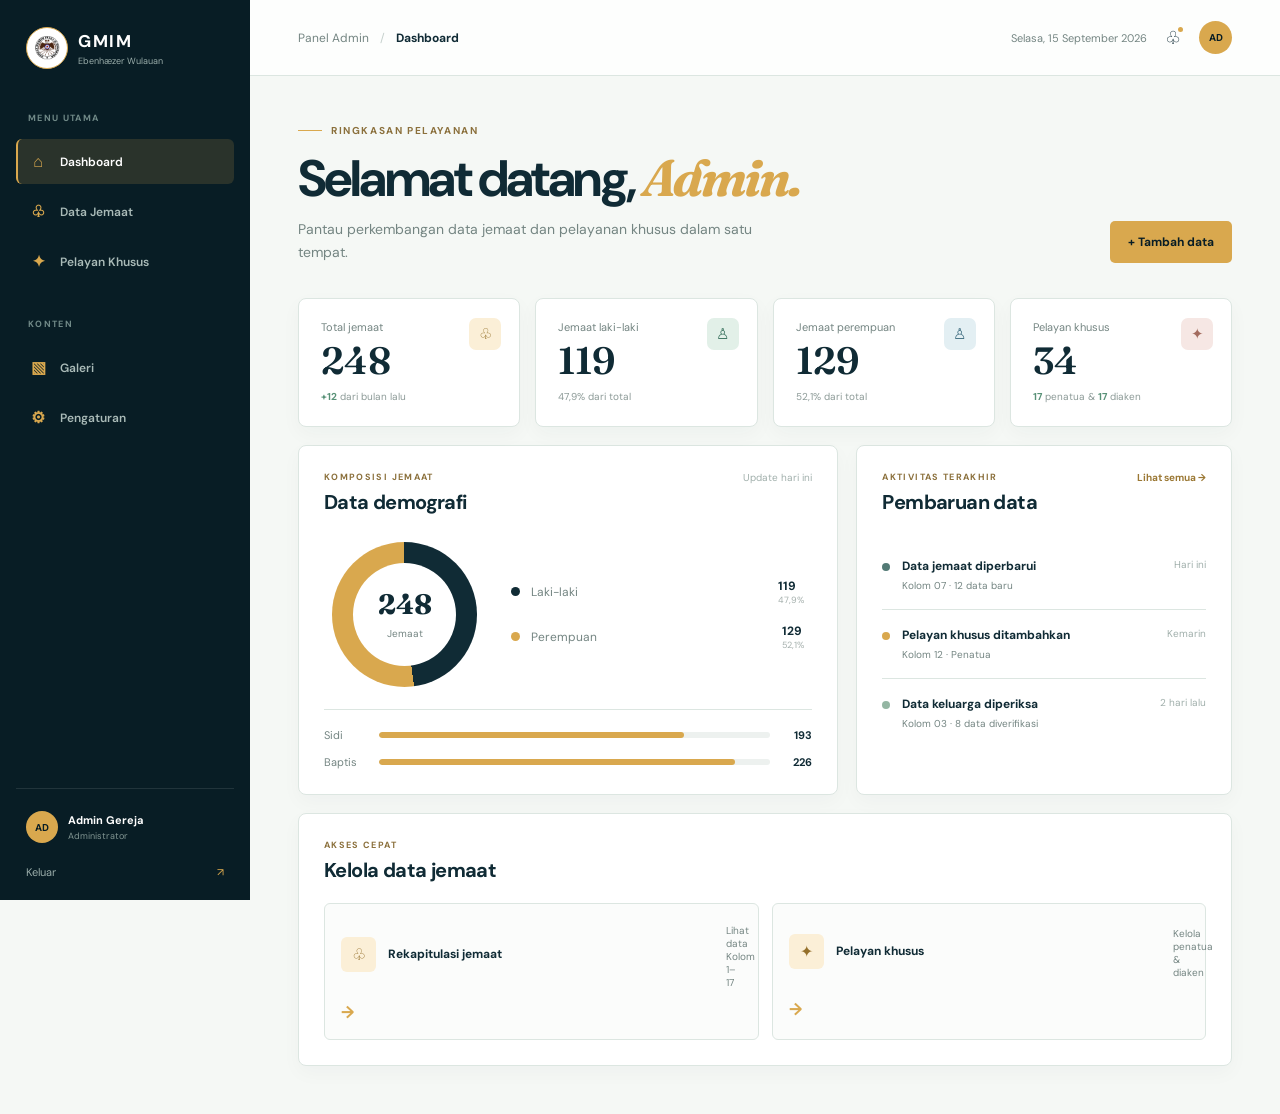
<file: admin-dashboard.html>
<!DOCTYPE html>
<html lang="id">
<head>
  <meta charset="UTF-8">
  <meta name="viewport" content="width=device-width, initial-scale=1.0">
  <meta name="description" content="Panel admin Sistem Informasi Jemaat GMIM Ebenhæzer Wulauan.">
  <title>Dashboard Admin | GMIM Ebenhæzer Wulauan</title>
  <link rel="preconnect" href="https://fonts.googleapis.com">
  <link rel="preconnect" href="https://fonts.gstatic.com" crossorigin>
  <link href="https://fonts.googleapis.com/css2?family=DM+Sans:wght@400;500;600;700&family=Fraunces:opsz,wght@9..144,600;9..144,700&display=swap" rel="stylesheet">
  <link rel="stylesheet" href="admin-dashboard.css">
</head>
<body>
  <div class="dashboard-shell">
    <aside class="sidebar" id="sidebar">
      <div class="sidebar-top">
        <a class="dashboard-brand" href="index.html"><span class="brand-mark"><img src="assets/logo-gmim.png" alt="Logo GMIM"></span><span><strong>GMIM</strong><small>Ebenhæzer Wulauan</small></span></a>
        <button class="sidebar-close" type="button" aria-label="Tutup menu">×</button>
      </div>
      <nav class="side-nav" aria-label="Navigasi admin">
        <p class="nav-label">Menu utama</p>
        <a class="nav-item active" href="#dashboard" data-view="dashboard"><span class="nav-icon">⌂</span>Dashboard</a>
        <a class="nav-item" href="#jemaat" data-view="jemaat"><span class="nav-icon">♧</span>Data Jemaat</a>
        <a class="nav-item" href="#pelayan" data-view="pelayan"><span class="nav-icon">✦</span>Pelayan Khusus</a>
        <p class="nav-label">Konten</p>
        <a class="nav-item" href="index.html#galeri"><span class="nav-icon">▧</span>Galeri</a>
        <a class="nav-item" href="#pengaturan" data-view="pengaturan"><span class="nav-icon">⚙</span>Pengaturan</a>
      </nav>
      <div class="sidebar-bottom"><div class="profile-mini"><span class="avatar">AD</span><span><strong>Admin Gereja</strong><small>Administrator</small></span></div><a class="logout-link" href="admin-login.html">Keluar <span>↗</span></a></div>
    </aside>

    <main class="main-content">
      <header class="topbar"><button class="menu-open" type="button" aria-label="Buka menu">☰</button><div class="breadcrumb"><span>Panel Admin</span><b>/</b><strong id="breadcrumb-title">Dashboard</strong></div><div class="top-actions"><span class="today">Selasa, 15 September 2026</span><button class="notification" type="button" aria-label="Notifikasi">♧<i></i></button><span class="top-avatar">AD</span></div></header>

      <section class="view active" id="dashboard-view" data-section="dashboard">
        <div class="page-heading"><div><p class="eyebrow"><span></span> Ringkasan pelayanan</p><h1>Selamat datang, <em>Admin.</em></h1><p class="heading-copy">Pantau perkembangan data jemaat dan pelayanan khusus dalam satu tempat.</p></div><button class="primary-action" type="button" data-scroll-to="jemaat">+ Tambah data</button></div>
        <div class="stats-grid"><article class="stat-card"><div class="stat-icon gold">♧</div><span>Total jemaat</span><strong>248</strong><small><b>+12</b> dari bulan lalu</small></article><article class="stat-card"><div class="stat-icon sage">♙</div><span>Jemaat laki-laki</span><strong>119</strong><small>47,9% dari total</small></article><article class="stat-card"><div class="stat-icon blue">♙</div><span>Jemaat perempuan</span><strong>129</strong><small>52,1% dari total</small></article><article class="stat-card"><div class="stat-icon rose">✦</div><span>Pelayan khusus</span><strong>34</strong><small><b>17</b> penatua & <b>17</b> diaken</small></article></div>
        <div class="dashboard-grid"><section class="panel demographic-panel"><div class="panel-heading"><div><p class="panel-kicker">Komposisi jemaat</p><h2>Data demografi</h2></div><span class="panel-date">Update hari ini</span></div><div class="demographic-body"><div class="donut-chart"><div class="donut-center"><strong>248</strong><span>Jemaat</span></div></div><div class="legend"><div><span class="legend-dot navy"></span><span>Laki-laki</span><strong>119 <small>47,9%</small></strong></div><div><span class="legend-dot gold"></span><span>Perempuan</span><strong>129 <small>52,1%</small></strong></div></div></div><div class="status-bars"><div><span>Sidi</span><div class="bar"><i style="width:78%"></i></div><strong>193</strong></div><div><span>Baptis</span><div class="bar"><i style="width:91%"></i></div><strong>226</strong></div></div></section><section class="panel activity-panel"><div class="panel-heading"><div><p class="panel-kicker">Aktivitas terakhir</p><h2>Pembaruan data</h2></div><a href="#jemaat" data-scroll-to="jemaat">Lihat semua →</a></div><div class="activity-list"><div><span class="activity-dot"></span><p><strong>Data jemaat diperbarui</strong><small>Kolom 07 · 12 data baru</small></p><time>Hari ini</time></div><div><span class="activity-dot gold-dot"></span><p><strong>Pelayan khusus ditambahkan</strong><small>Kolom 12 · Penatua</small></p><time>Kemarin</time></div><div><span class="activity-dot sage-dot"></span><p><strong>Data keluarga diperiksa</strong><small>Kolom 03 · 8 data diverifikasi</small></p><time>2 hari lalu</time></div></div></section></div>
        <section class="panel quick-panel"><div class="panel-heading"><div><p class="panel-kicker">Akses cepat</p><h2>Kelola data jemaat</h2></div></div><div class="quick-actions"><button type="button" data-scroll-to="jemaat"><span>♧</span><strong>Rekapitulasi jemaat</strong><small>Lihat data Kolom 1–17</small><b>→</b></button><button type="button" data-scroll-to="pelayan"><span>✦</span><strong>Pelayan khusus</strong><small>Kelola penatua & diaken</small><b>→</b></button></div></section>
      </section>

      <section class="view" id="jemaat-view" data-section="jemaat"><div class="page-heading compact"><div><p class="eyebrow"><span></span> Database jemaat</p><h1>Data <em>Jemaat</em></h1><p class="heading-copy">Rekapitulasi jemaat berdasarkan wilayah Kolom 1 sampai 17.</p></div><button class="primary-action" type="button" id="export-button">↓ Ekspor CSV</button></div><section class="panel data-panel"><div class="table-toolbar"><div class="search-box"><span>⌕</span><input id="member-search" type="search" placeholder="Cari nama atau nomor keluarga..." aria-label="Cari data jemaat"></div><select id="column-filter" aria-label="Filter kolom"><option value="all">Semua kolom</option></select><span class="result-count" id="member-count">17 wilayah</span></div><div class="table-wrap"><table id="member-table"><thead><tr><th>Nama kepala keluarga</th><th>Kolom</th><th>Anggota</th><th>Laki-laki</th><th>Perempuan</th><th>Sidi</th><th>Baptis</th><th>Status</th></tr></thead><tbody></tbody></table></div></section></section>

      <section class="view" id="pelayan-view" data-section="pelayan"><div class="page-heading compact"><div><p class="eyebrow"><span></span> Struktur pelayanan</p><h1>Pelayan <em>Khusus</em></h1><p class="heading-copy">Daftar penatua, diaken, dan pelayan khusus tiap kolom.</p></div><button class="primary-action" type="button" data-toast="Form tambah pelayan siap dihubungkan ke database.">+ Tambah pelayan</button></div><section class="panel data-panel"><div class="table-toolbar"><div class="search-box"><span>⌕</span><input id="servant-search" type="search" placeholder="Cari nama pelayan..." aria-label="Cari pelayan khusus"></div><select id="role-filter" aria-label="Filter jabatan"><option value="all">Semua jabatan</option><option>Penatua</option><option>Diaken</option></select></div><div class="table-wrap"><table id="servant-table"><thead><tr><th>Nama pelayan</th><th>Jabatan</th><th>Kolom</th><th>Wilayah pelayanan</th><th>Status</th></tr></thead><tbody><tr><td><span class="table-person">ML</span>Marthen Lumenta</td><td><span class="role-badge elder">Penatua</span></td><td>Kolom 01</td><td>Wulauan Utara</td><td><span class="status active-status">Aktif</span></td></tr><tr><td><span class="table-person">RS</span>Ruth Sondakh</td><td><span class="role-badge deacon">Diaken</span></td><td>Kolom 03</td><td>Wulauan Tengah</td><td><span class="status active-status">Aktif</span></td></tr><tr><td><span class="table-person">YF</span>Yohanis F. Runtuwene</td><td><span class="role-badge elder">Penatua</span></td><td>Kolom 07</td><td>Wulauan Selatan</td><td><span class="status active-status">Aktif</span></td></tr><tr><td><span class="table-person">SM</span>Sarah Moniaga</td><td><span class="role-badge deacon">Diaken</span></td><td>Kolom 12</td><td>Wulauan Timur</td><td><span class="status active-status">Aktif</span></td></tr></tbody></table></div></section></section>

      <section class="view" id="pengaturan-view" data-section="pengaturan"><div class="page-heading compact"><div><p class="eyebrow"><span></span> Preferensi sistem</p><h1>Pengaturan <em>Admin</em></h1><p class="heading-copy">Kelola preferensi dasar panel informasi jemaat.</p></div></div><section class="panel settings-panel"><label>Nama instansi<input type="text" value="GMIM Ebenhæzer Wulauan"></label><label>Email notifikasi<input type="email" value="halo@gmimebenhazer.id"></label><button class="primary-action" type="button" data-toast="Pengaturan tersimpan pada tampilan demo.">Simpan perubahan</button></section></section>
    </main>
  </div>
  <div class="toast" id="toast" role="status"></div>
  <script src="admin-dashboard.js"></script>
</body>
</html>
</file>
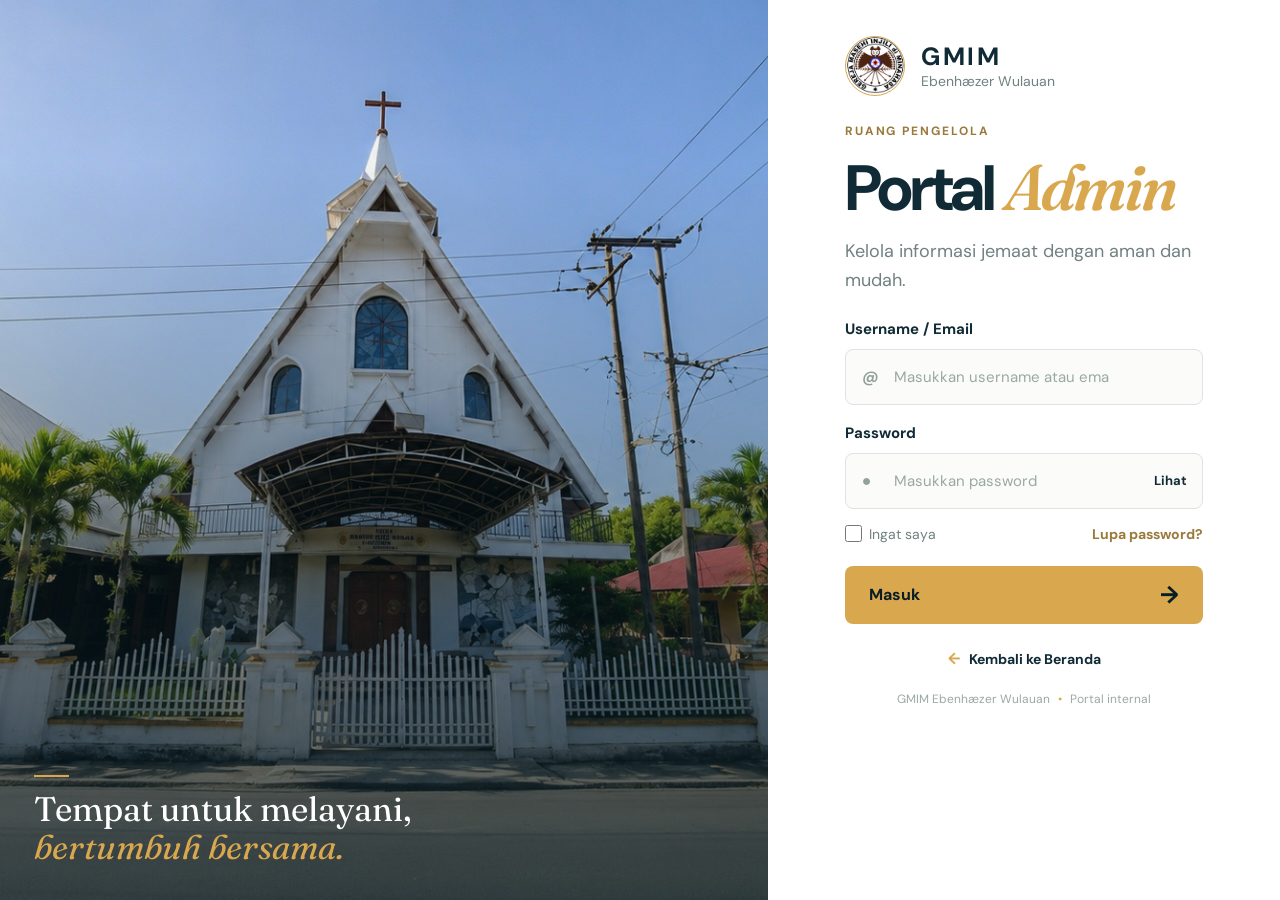
<file: admin-login.html>
<!DOCTYPE html>
<html lang="id">
<head>
  <meta charset="UTF-8">
  <meta name="viewport" content="width=device-width, initial-scale=1.0">
  <meta name="description" content="Portal login admin GMIM Ebenhæzer Wulauan.">
  <title>Login Admin | GMIM Ebenhæzer Wulauan</title>
  <link rel="preconnect" href="https://fonts.googleapis.com">
  <link rel="preconnect" href="https://fonts.gstatic.com" crossorigin>
  <link href="https://fonts.googleapis.com/css2?family=DM+Sans:wght@400;500;600;700&family=Fraunces:opsz,wght@9..144,600;9..144,700&display=swap" rel="stylesheet">
  <link rel="stylesheet" href="admin-login.css">
</head>
<body>
  <main class="login-page">
    <section class="login-card" aria-labelledby="login-title">
      <div class="login-form-panel">
      <a class="login-brand" href="index.html" aria-label="Kembali ke beranda GMIM Ebenhæzer Wulauan">
        <span class="brand-mark"><img src="assets/logo-gmim.png" alt="Logo GMIM"></span>
        <span class="brand-name"><strong>GMIM</strong><small>Ebenhæzer Wulauan</small></span>
      </a>

      <div class="login-intro">
        <span class="login-kicker">Ruang pengelola</span>
        <h1 id="login-title">Portal <em>Admin</em></h1>
        <p>Kelola informasi jemaat dengan aman dan mudah.</p>
      </div>

      <form class="login-form" action="admin-dashboard.html" method="get">
        <div class="field-group">
          <label for="username">Username / Email</label>
          <div class="input-wrap">
            <span class="field-icon" aria-hidden="true">@</span>
            <input id="username" name="username" type="text" autocomplete="username" placeholder="Masukkan username atau email" required>
          </div>
        </div>

        <div class="field-group">
          <label for="password">Password</label>
          <div class="input-wrap">
            <span class="field-icon" aria-hidden="true">&#9679;</span>
            <input id="password" name="password" type="password" autocomplete="current-password" placeholder="Masukkan password" required>
            <button class="password-toggle" type="button" aria-label="Tampilkan password" aria-pressed="false">Lihat</button>
          </div>
        </div>

        <div class="form-options">
          <label class="remember-option"><input type="checkbox" name="remember"><span>Ingat saya</span></label>
          <a href="mailto:halo@gmimebenhazer.id?subject=Reset%20Password%20Admin">Lupa password?</a>
        </div>

        <button class="login-button" type="submit">Masuk <span aria-hidden="true">&#8594;</span></button>
      </form>

      <a class="back-home" href="index.html"><span aria-hidden="true">&#8592;</span> Kembali ke Beranda</a>
      <p class="login-footer">GMIM Ebenhæzer Wulauan <span>•</span> Portal internal</p>
      </div>
      <aside class="login-visual" aria-label="Foto gereja GMIM Ebenhæzer Wulauan">
        <img src="assets/gereja-login.jpeg" alt="Gedung gereja GMIM Ebenhæzer Wulauan">
        <div class="visual-caption"><span class="visual-line"></span><p>Tempat untuk melayani,<br><em>bertumbuh bersama.</em></p></div>
      </aside>
    </section>
  </main>

  <script>
    const passwordInput = document.querySelector('#password');
    const passwordToggle = document.querySelector('.password-toggle');

    passwordToggle.addEventListener('click', () => {
      const isVisible = passwordInput.type === 'text';
      passwordInput.type = isVisible ? 'password' : 'text';
      passwordToggle.textContent = isVisible ? 'Lihat' : 'Sembunyikan';
      passwordToggle.setAttribute('aria-label', isVisible ? 'Tampilkan password' : 'Sembunyikan password');
      passwordToggle.setAttribute('aria-pressed', String(!isVisible));
    });
  </script>
</body>
</html>
</file>
<file: admin-dashboard.css>
:root{--navy:#102b35;--deep:#081d25;--gold:#d9a84e;--sage:#e7efeb;--paper:#f5f8f5;--ink:#233439;--muted:#748582;--line:#dce6e1;--white:#fff;--serif:'Fraunces',Georgia,serif;--sans:'DM Sans',sans-serif}*{box-sizing:border-box;margin:0;padding:0}body{min-width:320px;background:var(--paper);color:var(--ink);font-family:var(--sans)}a{text-decoration:none;color:inherit}button,input,select{font:inherit}.dashboard-shell{display:flex;min-height:100vh}.sidebar{position:fixed;inset:0 auto 0 0;z-index:5;width:250px;display:flex;flex-direction:column;padding:27px 16px 21px;background:var(--deep);color:#fff}.sidebar-top{display:flex;align-items:center;justify-content:space-between;padding:0 10px 43px}.dashboard-brand{display:flex;align-items:center;gap:10px}.dashboard-brand .brand-mark{width:42px;height:42px;overflow:hidden;border:1px solid var(--gold);border-radius:50%;background:#fff}.dashboard-brand img{width:100%;height:100%;object-fit:cover}.dashboard-brand strong,.dashboard-brand small{display:block}.dashboard-brand strong{font-size:17px;letter-spacing:.1em}.dashboard-brand small{margin-top:3px;color:#9aadaa;font-size:9px}.side-nav{display:flex;flex-direction:column;gap:5px}.nav-label{margin:0 12px 10px;color:#718a88;font-size:9px;font-weight:700;letter-spacing:.15em;text-transform:uppercase}.nav-label:not(:first-child){margin-top:29px}.nav-item{display:flex;align-items:center;gap:13px;padding:12px 13px;border-radius:6px;color:#aabbb8;font-size:12px;font-weight:600;transition:.2s}.nav-item:hover,.nav-item.active{color:#fff;background:rgba(217,168,78,.16)}.nav-item.active{border-left:2px solid var(--gold);padding-left:11px}.nav-icon{width:18px;color:var(--gold);font-size:16px;text-align:center}.sidebar-bottom{margin-top:auto;padding:22px 10px 0;border-top:1px solid rgba(255,255,255,.1)}.profile-mini{display:flex;align-items:center;gap:10px}.avatar,.top-avatar,.table-person{display:grid;place-items:center;border-radius:50%;font-size:10px;font-weight:700}.avatar{width:32px;height:32px;color:var(--deep);background:var(--gold)}.profile-mini strong,.profile-mini small{display:block}.profile-mini strong{font-size:11px}.profile-mini small{margin-top:3px;color:#819592;font-size:9px}.logout-link{display:block;margin-top:22px;color:#9aadaa;font-size:11px}.logout-link span{float:right;color:var(--gold)}.sidebar-close,.menu-open{display:none}.main-content{width:calc(100% - 250px);margin-left:250px}.topbar{height:76px;display:flex;align-items:center;justify-content:space-between;padding:0 48px;border-bottom:1px solid var(--line);background:rgba(255,255,255,.84)}.breadcrumb{display:flex;gap:11px;align-items:center;color:var(--muted);font-size:12px}.breadcrumb b{color:#c5d0cc;font-weight:400}.breadcrumb strong{color:var(--navy)}.top-actions{display:flex;align-items:center;gap:18px}.today{color:var(--muted);font-size:11px}.notification{position:relative;border:0;color:var(--navy);background:none;font-size:18px;cursor:pointer}.notification i{position:absolute;top:1px;right:-2px;width:5px;height:5px;border-radius:50%;background:var(--gold)}.top-avatar{width:33px;height:33px;color:var(--deep);background:var(--gold)}.view{display:none;max-width:1400px;margin:0 auto;padding:48px}.view.active{display:block}.page-heading{display:flex;align-items:end;justify-content:space-between;gap:32px;margin-bottom:35px}.page-heading.compact{margin-bottom:29px}.eyebrow{display:flex;align-items:center;gap:9px;margin-bottom:15px;color:#8b703c;font-size:10px;font-weight:700;letter-spacing:.16em;text-transform:uppercase}.eyebrow span{width:24px;height:1px;background:var(--gold)}h1{color:var(--navy);font-size:clamp(34px,4vw,54px);line-height:1;letter-spacing:-.05em}h1 em{color:var(--gold);font-family:var(--serif);font-style:italic}.heading-copy{max-width:480px;margin-top:14px;color:var(--muted);font-size:14px;line-height:1.6}.primary-action{padding:13px 18px;border:0;border-radius:5px;color:var(--deep);background:var(--gold);font-size:12px;font-weight:700;cursor:pointer;transition:.2s}.primary-action:hover{background:#e5b863;transform:translateY(-2px)}.stats-grid{display:grid;grid-template-columns:repeat(4,1fr);gap:15px;margin-bottom:18px}.stat-card{position:relative;padding:21px 22px;border:1px solid var(--line);border-radius:8px;background:var(--white);box-shadow:0 7px 20px rgba(16,43,53,.035)}.stat-card span:not(.stat-icon){display:block;color:var(--muted);font-size:11px}.stat-card strong{display:block;margin:8px 0 4px;color:var(--navy);font-family:var(--serif);font-size:38px;font-weight:600;line-height:1}.stat-card small{color:#8c9a97;font-size:10px}.stat-card small b{color:#589177}.stat-icon{display:grid;place-items:center;position:absolute;right:18px;top:19px;width:32px;height:32px;border-radius:7px;font-size:15px}.stat-icon.gold{color:#926e26;background:#fbefd7}.stat-icon.sage{color:#3d7561;background:#e2f0e8}.stat-icon.blue{color:#437083;background:#e3eff3}.stat-icon.rose{color:#a36b5e;background:#f6e7e4}.dashboard-grid{display:grid;grid-template-columns:1.18fr .82fr;gap:18px;margin-bottom:18px}.panel{border:1px solid var(--line);border-radius:8px;background:var(--white);box-shadow:0 7px 20px rgba(16,43,53,.03)}.demographic-panel,.activity-panel{padding:25px}.panel-heading{display:flex;align-items:flex-start;justify-content:space-between;gap:15px}.panel-kicker{margin-bottom:6px;color:#8b703c;font-size:9px;font-weight:700;letter-spacing:.15em;text-transform:uppercase}.panel h2{color:var(--navy);font-size:20px;letter-spacing:-.03em}.panel-date,.panel-heading a{color:#a0afab;font-size:10px}.panel-heading a{color:#9b7834;font-weight:700}.demographic-body{display:flex;align-items:center;gap:34px;padding:27px 8px 22px}.donut-chart{display:grid;place-items:center;width:145px;height:145px;border-radius:50%;background:conic-gradient(var(--navy) 0 47.9%,var(--gold) 47.9% 100%);position:relative}.donut-chart:after{content:'';position:absolute;width:103px;height:103px;border-radius:50%;background:#fff}.donut-center{position:relative;z-index:1;text-align:center}.donut-center strong{display:block;color:var(--navy);font-family:var(--serif);font-size:28px}.donut-center span{color:var(--muted);font-size:10px}.legend{flex:1;display:grid;gap:17px}.legend div{display:grid;grid-template-columns:12px 1fr auto;align-items:center;gap:8px;color:var(--muted);font-size:12px}.legend-dot{width:9px;height:9px;border-radius:50%}.legend-dot.navy{background:var(--navy)}.legend-dot.gold{background:var(--gold)}.legend strong{color:var(--navy);font-size:12px}.legend small{display:block;color:#a4afac;font-size:9px;font-weight:400;text-align:right}.status-bars{display:grid;gap:13px;border-top:1px solid var(--line);padding-top:18px}.status-bars>div{display:grid;grid-template-columns:45px 1fr 32px;align-items:center;gap:10px;color:var(--muted);font-size:11px}.status-bars strong{color:var(--navy);font-size:11px;text-align:right}.bar{height:6px;border-radius:10px;background:#edf1ef;overflow:hidden}.bar i{display:block;height:100%;border-radius:10px;background:var(--gold)}.activity-list{display:grid;margin-top:26px}.activity-list>div{display:flex;align-items:flex-start;gap:12px;padding:17px 0;border-bottom:1px solid var(--line)}.activity-list>div:last-child{border-bottom:0}.activity-dot{width:8px;height:8px;margin-top:5px;border-radius:50%;background:#537a75}.gold-dot{background:var(--gold)}.sage-dot{background:#94b6a3}.activity-list p{flex:1}.activity-list strong,.activity-list small{display:block}.activity-list strong{color:var(--navy);font-size:12px}.activity-list small{margin-top:5px;color:var(--muted);font-size:10px}.activity-list time{color:#a0afab;font-size:10px}.quick-panel{padding:25px}.quick-actions{display:grid;grid-template-columns:1fr 1fr;gap:13px;margin-top:20px}.quick-actions button{position:relative;display:grid;grid-template-columns:35px 1fr 16px;align-items:center;gap:12px;padding:16px;border:1px solid var(--line);border-radius:6px;color:var(--navy);background:#fbfcfb;text-align:left;cursor:pointer;transition:.2s}.quick-actions button:hover{border-color:var(--gold);background:#fffaf0;transform:translateY(-2px)}.quick-actions button>span{display:grid;place-items:center;width:35px;height:35px;border-radius:6px;color:#946f2a;background:#fbefd7}.quick-actions strong,.quick-actions small{display:block}.quick-actions strong{font-size:12px}.quick-actions small{margin-top:4px;color:var(--muted);font-size:10px}.quick-actions b{color:var(--gold);font-size:17px}.data-panel{overflow:hidden}.table-toolbar{display:flex;align-items:center;gap:12px;padding:19px 22px;border-bottom:1px solid var(--line)}.search-box{display:flex;align-items:center;gap:9px;width:min(360px,100%);padding:0 12px;border:1px solid var(--line);border-radius:5px;background:#fbfcfb}.search-box span{color:#8ca09a;font-size:20px}.search-box input{width:100%;height:40px;border:0;outline:0;color:var(--ink);background:transparent;font-size:12px}.table-toolbar select{height:40px;padding:0 12px;border:1px solid var(--line);border-radius:5px;color:var(--muted);background:#fff;font-size:12px}.result-count{margin-left:auto;color:var(--muted);font-size:11px}.table-wrap{overflow:auto}table{width:100%;border-collapse:collapse;min-width:760px}th,td{padding:15px 22px;border-bottom:1px solid #edf1ef;text-align:left;white-space:nowrap;font-size:12px}th{color:#81918d;background:#f7faf8;font-size:10px;font-weight:700;letter-spacing:.08em;text-transform:uppercase}td{color:var(--ink)}tbody tr:hover{background:#fcfdf9}.table-person{display:inline-grid;width:25px;height:25px;margin-right:9px;color:#996f25;background:#fbefd7;vertical-align:middle}.status,.role-badge{display:inline-block;padding:5px 8px;border-radius:3px;font-size:10px;font-weight:700}.active-status{color:#3e8262;background:#e6f3eb}.pending-status{color:#9e722b;background:#fff3d9}.role-badge.elder{color:#916d28;background:#fbefd7}.role-badge.deacon{color:#457487;background:#e5f0f3}.settings-panel{display:grid;gap:19px;max-width:620px;padding:28px}.settings-panel label{display:grid;gap:8px;color:var(--navy);font-size:12px;font-weight:700}.settings-panel input{height:44px;padding:0 12px;border:1px solid var(--line);border-radius:5px;outline:0;font-size:13px}.settings-panel input:focus{border-color:var(--gold);box-shadow:0 0 0 3px rgba(217,168,78,.15)}.toast{position:fixed;right:25px;bottom:25px;z-index:10;padding:14px 18px;border-radius:6px;color:#fff;background:var(--navy);box-shadow:0 12px 30px rgba(0,0,0,.18);font-size:12px;opacity:0;pointer-events:none;transform:translateY(10px);transition:.25s}.toast.show{opacity:1;transform:translateY(0)}@media(max-width:1100px){.view{padding:38px 30px}.stats-grid{grid-template-columns:repeat(2,1fr)}.dashboard-grid{grid-template-columns:1fr}.today{display:none}}@media(max-width:760px){.sidebar{transform:translateX(-100%);transition:.25s;box-shadow:10px 0 30px rgba(0,0,0,.2)}.sidebar.open{transform:translateX(0)}.sidebar-close,.menu-open{display:block;border:0;background:none;cursor:pointer}.sidebar-close{color:#fff;font-size:25px}.menu-open{color:var(--navy);font-size:20px}.main-content{width:100%;margin-left:0}.topbar{height:64px;padding:0 19px}.breadcrumb{font-size:11px}.top-actions{gap:10px}.top-avatar{width:29px;height:29px}.view{padding:30px 19px}.page-heading{align-items:flex-start;flex-direction:column;gap:19px;margin-bottom:28px}.page-heading h1{font-size:39px}.primary-action{font-size:11px}.stats-grid{grid-template-columns:1fr 1fr;gap:10px}.stat-card{padding:17px 14px}.stat-card strong{font-size:29px}.stat-card small{font-size:9px}.stat-icon{right:12px;top:13px;width:27px;height:27px}.demographic-panel,.activity-panel,.quick-panel{padding:19px 15px}.demographic-body{gap:16px;padding-left:0;padding-right:0}.donut-chart{width:115px;height:115px}.donut-chart:after{width:81px;height:81px}.donut-center strong{font-size:23px}.legend div{font-size:10px}.quick-actions{grid-template-columns:1fr}.table-toolbar{align-items:stretch;flex-direction:column;padding:15px}.result-count{margin-left:0}.data-panel{overflow:hidden}.map-panel{grid-template-columns:1fr}.sidebar-bottom{padding-bottom:5px}}
</file>
<file: admin-login.css>
:root {
  --navy: #102b35;
  --navy-deep: #081d25;
  --gold: #d9a84e;
  --sage: #e9efeb;
  --ink: #203035;
  --muted: #718181;
  --line: #dce5e0;
  --paper: #f7f9f6;
  --serif: 'Fraunces', Georgia, serif;
  --sans: 'DM Sans', sans-serif;
}

* { box-sizing: border-box; margin: 0; padding: 0; }

body {
  min-width: 320px;
  min-height: 100vh;
  overflow-x: hidden;
  overflow-y: auto;
  color: var(--ink);
  font-family: var(--sans);
  background: var(--navy);
}

a { color: inherit; text-decoration: none; }

.login-page {
  min-height: 100vh;
  display: grid;
  place-items: center;
  padding: 32px 20px;
  background:
    radial-gradient(circle at 12% 15%, rgba(217, 168, 78, .18), transparent 28%),
    linear-gradient(135deg, var(--navy-deep) 0%, var(--navy) 58%, #536b6b 100%);
}

.login-card {
  width: min(100%, 920px);
  min-height: 620px;
  display: grid;
  grid-template-columns: minmax(390px, .95fr) minmax(360px, 1.05fr);
  padding: 0;
  overflow: hidden;
  border: 1px solid rgba(255, 255, 255, .17);
  border-radius: 18px;
  background: rgba(255, 255, 255, .97);
  box-shadow: 0 28px 70px rgba(3, 18, 24, .3);
  animation: card-in .55s ease both;
}

.login-form-panel { padding: 48px 52px 32px; }

.login-visual { position: relative; min-height: 620px; overflow: hidden; background: var(--navy); }
.login-visual::after { content: ''; position: absolute; inset: 0; background: linear-gradient(180deg, rgba(8,29,37,.05) 18%, rgba(8,29,37,.76) 100%); }
.login-visual img { display: block; width: 100%; height: 100%; object-fit: cover; object-position: center; }
.visual-caption { position: absolute; z-index: 1; left: 34px; right: 28px; bottom: 34px; color: #fff; }
.visual-line { display: block; width: 35px; height: 2px; margin-bottom: 14px; background: var(--gold); }
.visual-caption p { font-family: var(--serif); font-size: clamp(24px, 3vw, 34px); line-height: 1.1; }
.visual-caption em { color: var(--gold); font-style: italic; }

.login-brand {
  display: inline-flex;
  align-items: center;
  gap: 12px;
}

.brand-mark {
  position: relative;
  width: 60px;
  height: 60px;
  flex: 0 0 60px;
  display: grid;
  place-items: center;
  overflow: hidden;
  border: 1px solid var(--gold);
  border-radius: 50%;
  background: #fff;
}

.brand-mark img { position: absolute; top: 50%; left: 50%; display: block; width: 100%; height: 100%; object-fit: cover; object-position: center; transform: translate(-50%, -50%) scale(1.65); transform-origin: center; }
.brand-name { display: flex; flex-direction: column; line-height: 1.1; }
.brand-name strong { color: var(--navy); font-size: 25px; letter-spacing: .11em; }
.brand-name small { margin-top: 4px; color: var(--muted); font-size: 14px; }

.login-intro { margin: 43px 0 30px; }
.login-kicker {
  display: block;
  margin-bottom: 12px;
  color: #9a793a;
  font-size: 10px;
  font-weight: 700;
  letter-spacing: .16em;
  text-transform: uppercase;
}

.login-intro h1 { color: var(--navy); font-size: clamp(48px, 6vw, 64px); line-height: 1; letter-spacing: -.045em; }
.login-intro h1 em { color: var(--gold); font-family: var(--serif); font-style: italic; font-weight: 600; }
.login-intro p { max-width: 320px; margin-top: 16px; color: var(--muted); font-size: 15px; line-height: 1.6; }

.login-form { display: grid; gap: 19px; }
.field-group { display: grid; gap: 8px; }
.field-group label { color: var(--navy); font-size: 13px; font-weight: 700; }
.input-wrap { position: relative; display: flex; align-items: center; }
.field-icon { position: absolute; left: 15px; color: #91a19d; font-size: 13px; font-weight: 700; pointer-events: none; }
.input-wrap input {
  width: 100%;
  min-height: 49px;
  padding: 0 16px 0 40px;
  border: 1px solid var(--line);
  border-radius: 8px;
  outline: none;
  color: var(--ink);
  background: #fbfcfa;
  font: inherit;
  font-size: 13px;
  transition: border-color .2s ease, box-shadow .2s ease, background .2s ease;
}
.input-wrap input::placeholder { color: #9aa8a4; }
.input-wrap input:focus { border-color: var(--gold); background: #fff; box-shadow: 0 0 0 3px rgba(217, 168, 78, .16); }
.input-wrap input[type="password"], .input-wrap input[type="text"] { padding-right: 92px; }
.password-toggle { position: absolute; right: 12px; border: 0; color: var(--navy); background: transparent; font: inherit; font-size: 10px; font-weight: 700; cursor: pointer; }
.password-toggle:hover { color: #a1782d; }

.form-options { display: flex; align-items: center; justify-content: space-between; margin-top: -2px; color: var(--muted); font-size: 12px; }
.remember-option { display: inline-flex; align-items: center; gap: 7px; cursor: pointer; }
.remember-option input { width: 14px; height: 14px; accent-color: var(--gold); }
.form-options a { color: #9a793a; font-weight: 700; }
.form-options a:hover, .back-home:hover { color: var(--navy); }

.login-button {
  display: flex;
  align-items: center;
  justify-content: space-between;
  width: 100%;
  min-height: 51px;
  margin-top: 5px;
  padding: 0 18px 0 20px;
  border: 0;
  border-radius: 8px;
  color: var(--navy-deep);
  background: var(--gold);
  font: inherit;
  font-size: 14px;
  font-weight: 700;
  cursor: pointer;
  transition: transform .2s ease, background .2s ease, box-shadow .2s ease;
}
.login-button span { font-size: 18px; }
.login-button:hover { background: #e5b863; box-shadow: 0 8px 18px rgba(154, 121, 58, .22); transform: translateY(-2px); }
.login-button:active { transform: translateY(0); }

.back-home { display: block; width: fit-content; margin: 27px auto 0; color: var(--navy); font-size: 11px; font-weight: 700; }
.back-home span { margin-right: 6px; color: var(--gold); font-size: 16px; }
.login-footer { margin-top: 29px; color: #9ba8a5; font-size: 10px; text-align: center; }
.login-footer span { margin: 0 5px; color: var(--gold); }

@keyframes card-in { from { opacity: 0; transform: translateY(14px); } to { opacity: 1; transform: translateY(0); } }

@media (max-width: 480px) {
  .login-page { padding: 18px 14px; }
  .login-card { display: flex; flex-direction: column; min-height: 0; border-radius: 14px; }
  .login-form-panel { order: 2; padding: 30px 24px 25px; }
  .login-visual { order: 1; min-height: 240px; }
  .visual-caption { left: 24px; bottom: 24px; }
  .login-intro { margin-top: 35px; }
}

@media (prefers-reduced-motion: reduce) { .login-card { animation: none; } }

/* Full-screen split layout: image left, admin form right. */
.login-page {
  padding: 0;
  display: block;
  background: var(--paper);
}

.login-card {
  width: 100%;
  min-height: 100vh;
  height: auto;
  display: grid;
  grid-template-columns: minmax(0, 1.2fr) minmax(440px, .8fr);
  border: 0;
  border-radius: 0;
  box-shadow: none;
}

.login-visual {
  grid-column: 1;
  grid-row: 1;
  min-height: 100vh;
}

.login-visual img { object-position: center; }
.login-form-panel {
  grid-column: 2;
  grid-row: 1;
  display: flex;
  flex-direction: column;
  justify-content: flex-start;
  min-height: 0;
  padding: clamp(24px, 4vh, 42px) clamp(36px, 6vw, 96px);
}

.login-brand { gap: 16px; }
.brand-mark { width: 60px; height: 60px; flex-basis: 60px; }
.brand-name strong { font-size: 25px; }
.brand-name small { font-size: 14px; }
.login-intro { margin: clamp(24px, 3vh, 38px) 0 24px; }
.login-kicker { font-size: 12px; margin-bottom: 16px; }
.login-intro h1 { font-size: clamp(56px, 5vw, 82px); }
.login-intro p { max-width: 390px; font-size: 18px; }
.login-form { gap: 18px; }
.field-group { gap: 10px; }
.field-group label { font-size: 15px; }
.input-wrap input { min-height: 56px; font-size: 15px; padding-left: 48px; }
.field-icon { left: 17px; font-size: 16px; }
.password-toggle { right: 16px; font-size: 13px; }
.form-options { font-size: 14px; }
.remember-option input { width: 17px; height: 17px; }
.login-button { min-height: 58px; font-size: 16px; padding-left: 24px; padding-right: 24px; }
.login-button span { font-size: 24px; }
.back-home { margin-top: 24px; font-size: 14px; }
.login-footer { margin-top: 22px; font-size: 12px; }

@media (max-width: 780px) {
  .login-card { display: flex; flex-direction: column; min-height: 100vh; height: auto; }
  .login-visual { order: 1; min-height: 24vh; height: 24vh; flex: 0 0 24vh; }
  .login-form-panel { order: 2; min-height: 0; overflow: visible; padding: 16px 26px 24px; }
  .brand-mark { width: 52px; height: 52px; flex-basis: 52px; }
  .brand-name strong { font-size: 21px; }
  .brand-name small { font-size: 12px; }
  .login-intro { margin: 18px 0 14px; }
  .login-kicker { margin-bottom: 8px; }
  .login-intro h1 { font-size: clamp(42px, 11vw, 56px); }
  .login-intro p { margin-top: 8px; font-size: 14px; }
  .login-form { gap: 10px; }
  .field-group { gap: 5px; }
  .field-group label { font-size: 12px; }
  .input-wrap input { min-height: 46px; font-size: 13px; }
  .form-options { font-size: 11px; }
  .login-button { min-height: 48px; }
  .back-home { margin-top: 10px; font-size: 12px; }
  .login-footer { margin-top: 8px; font-size: 10px; }
}
</file>
